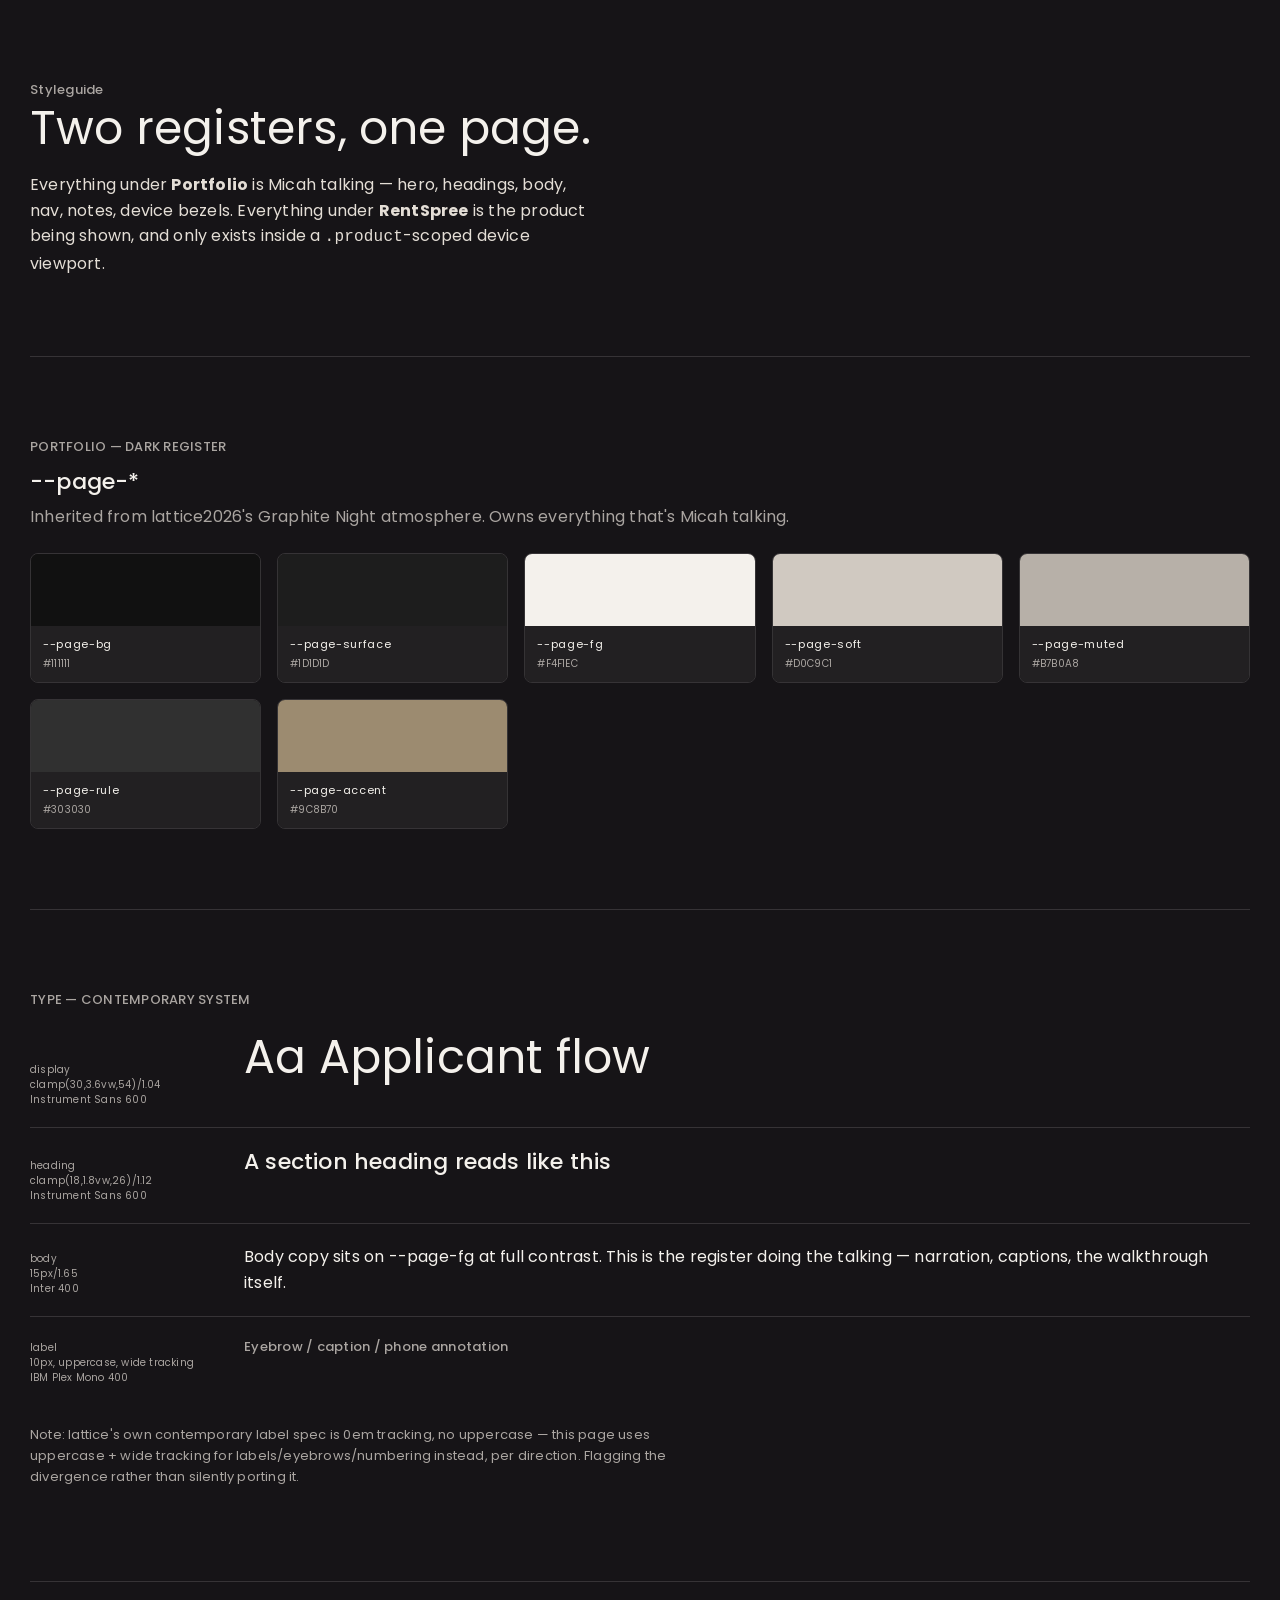
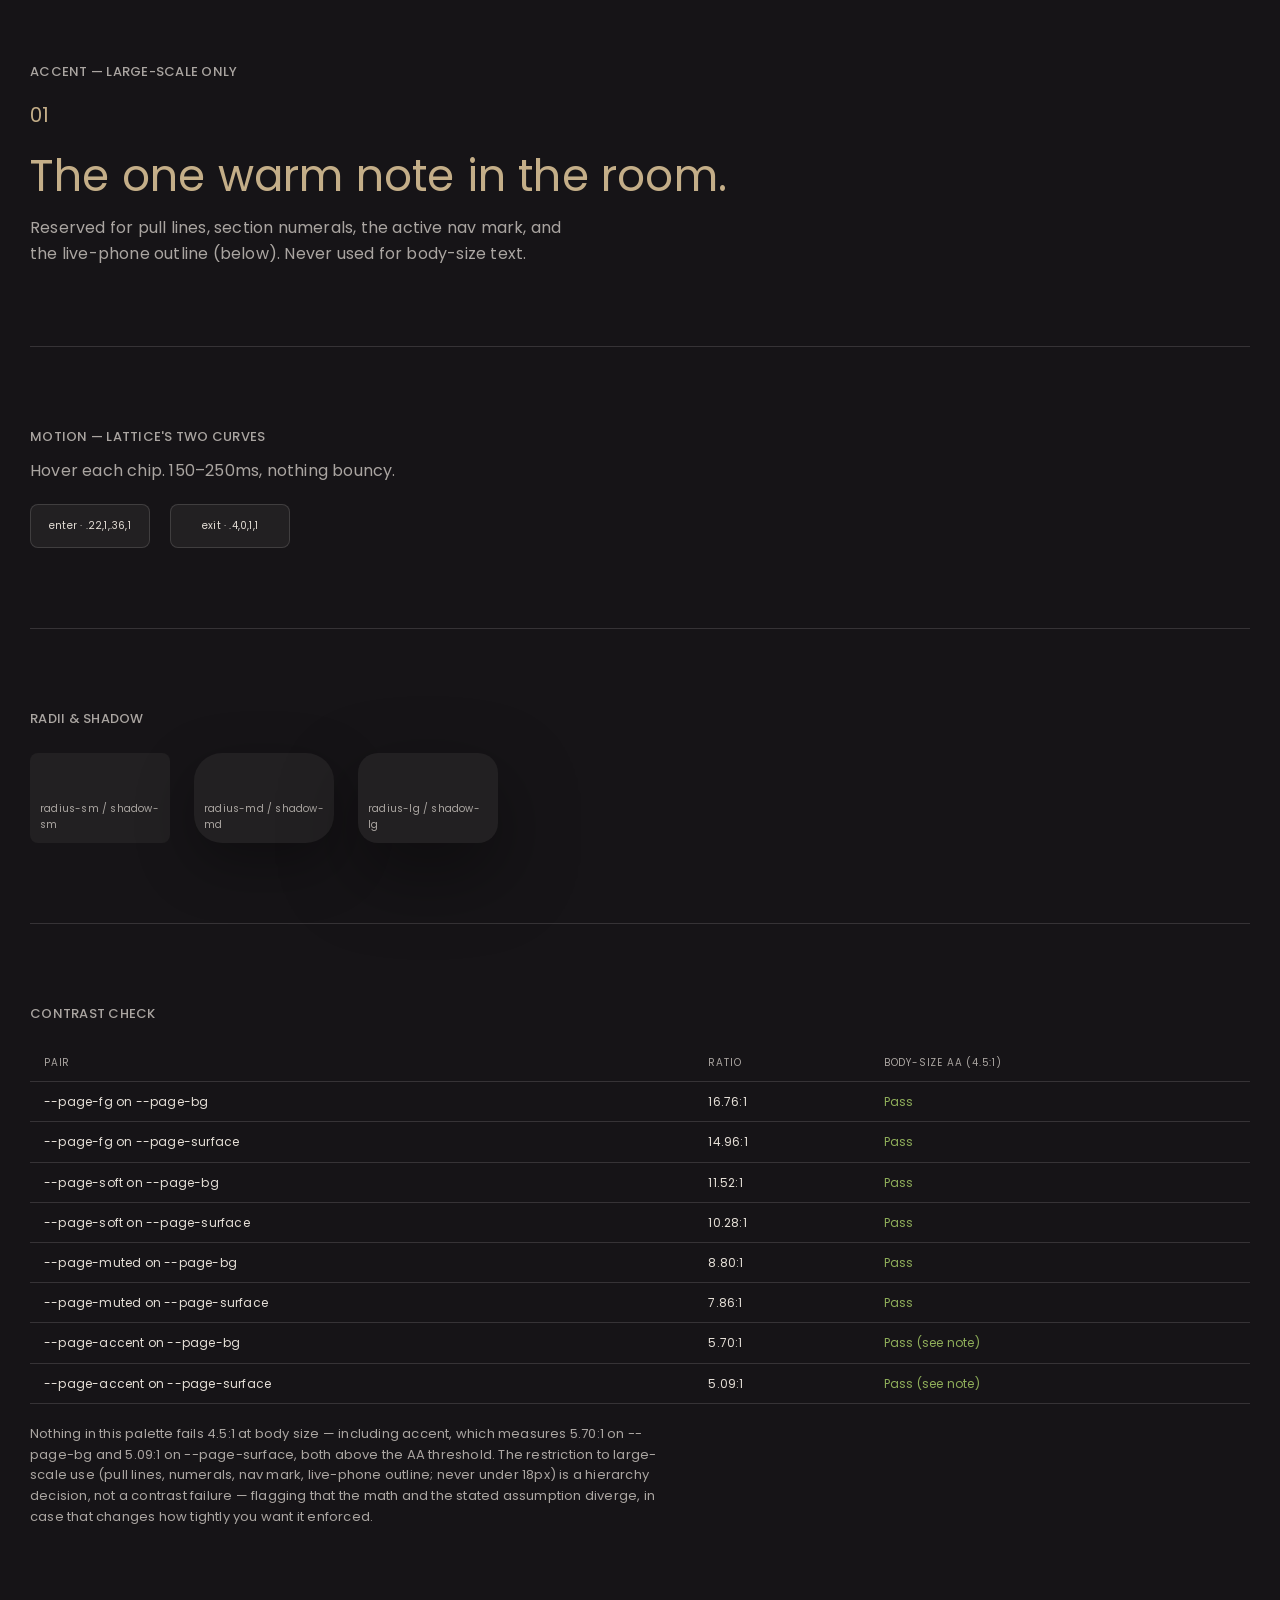
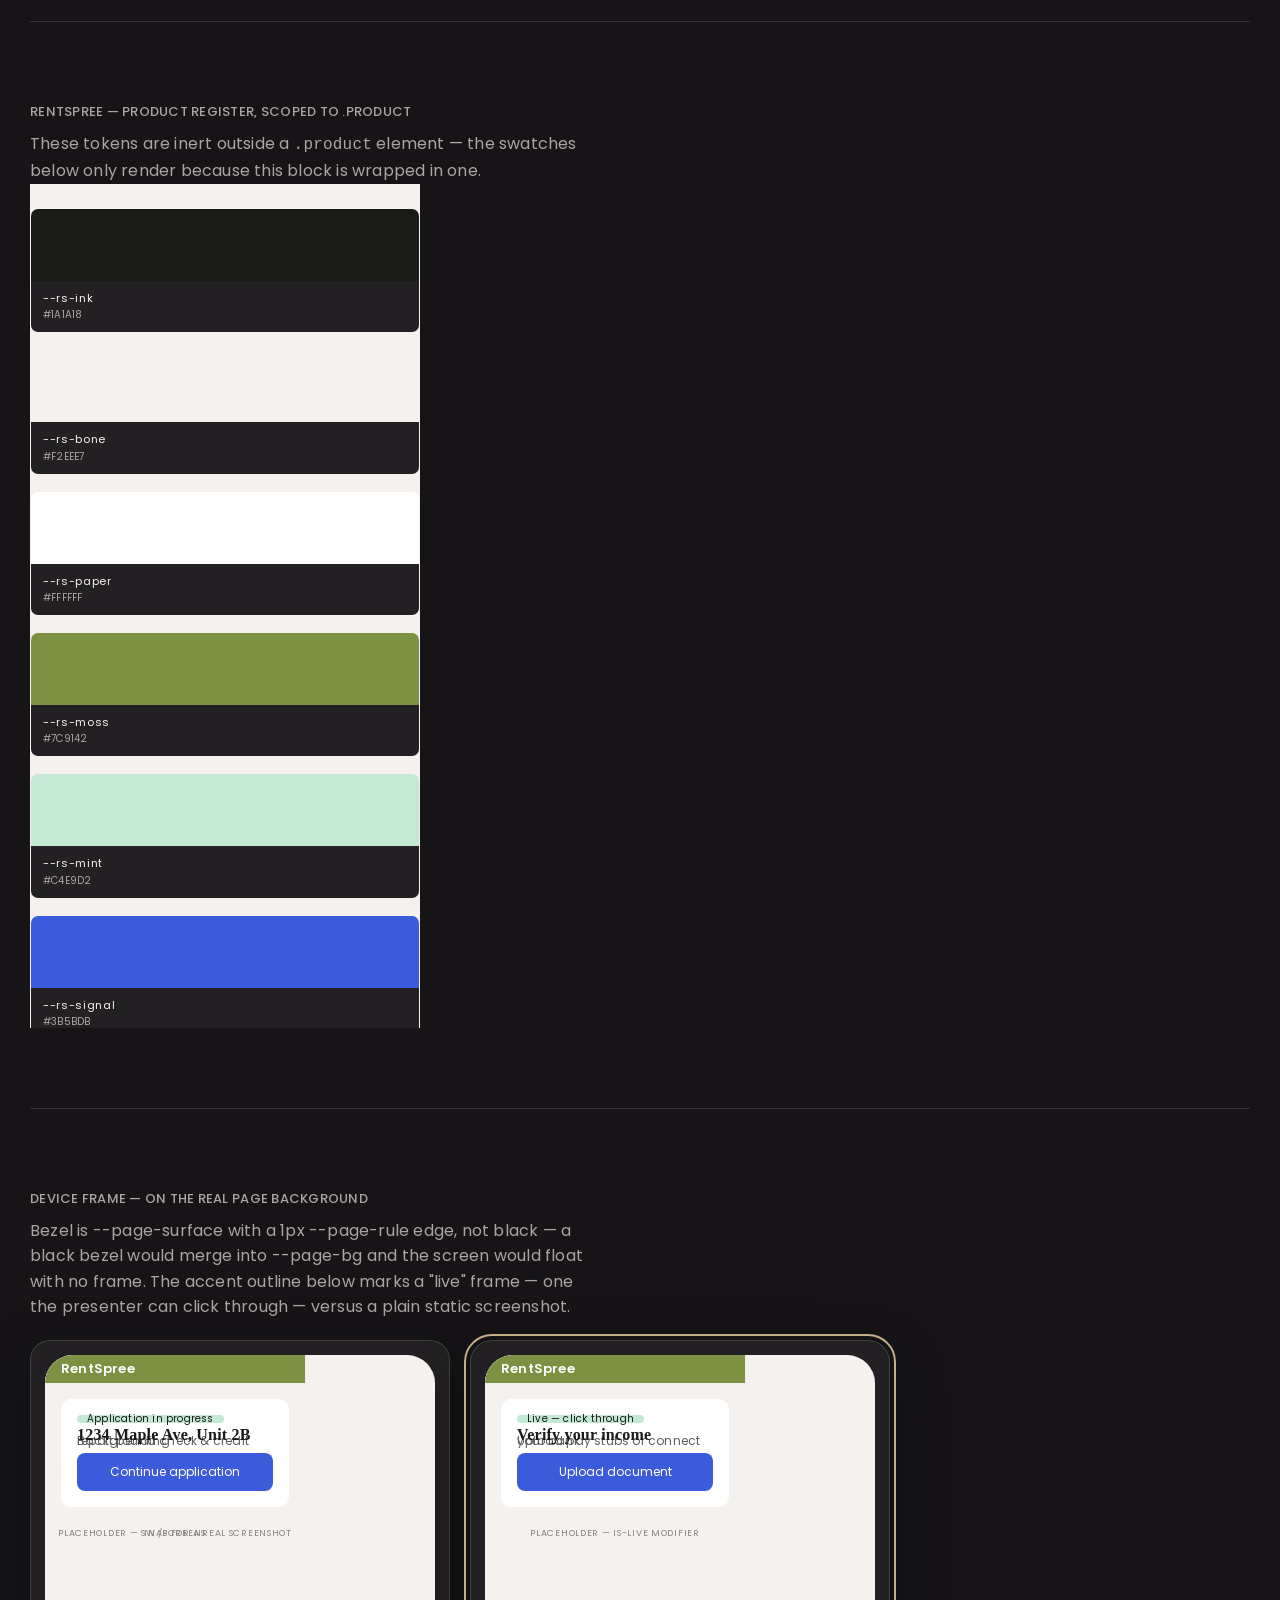
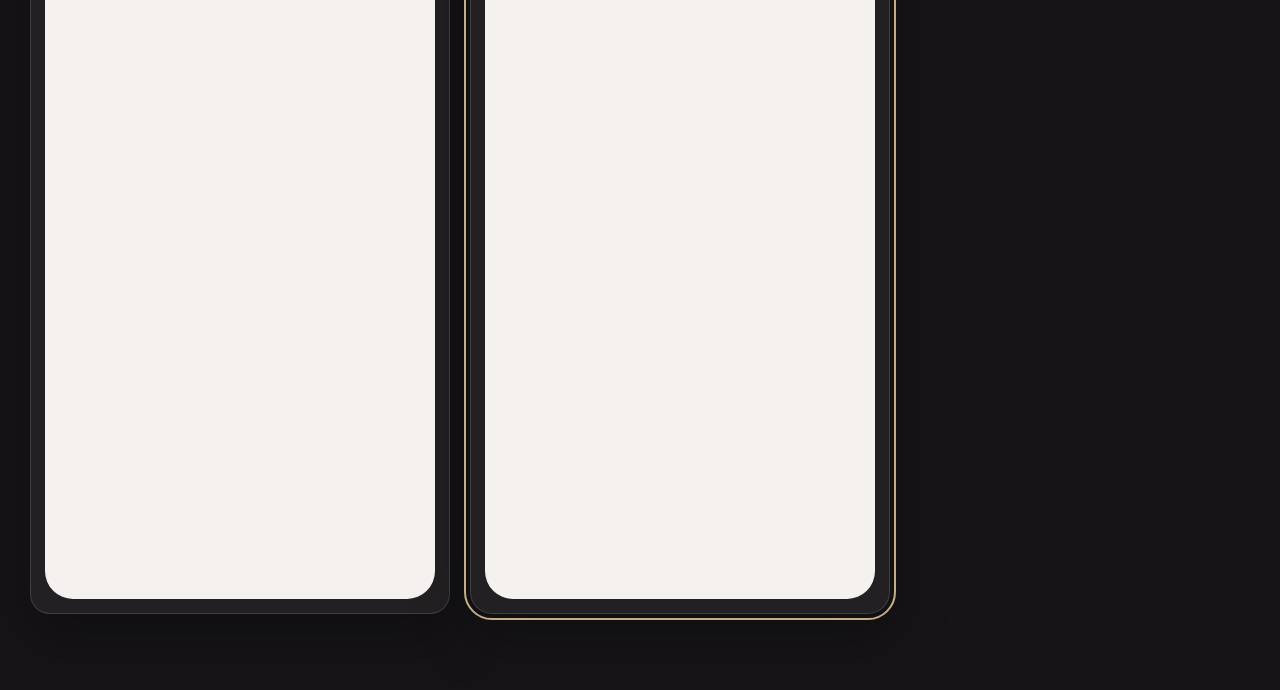
<file: styleguide/index.html>
<!DOCTYPE html>
<html lang="en">
<head>
<meta charset="UTF-8" />
<meta name="viewport" content="width=device-width, initial-scale=1.0" />
<title>Styleguide — Applicants</title>
<link rel="stylesheet" href="../css/styles.css" />
<style>
  /* Styleguide-only presentation chrome — not part of the token system. */
  .sg-section { border-top: 1px solid var(--page-rule); }
  .sg-section:first-of-type { border-top: none; }
  .sg-kicker { text-transform: uppercase; }
  .sg-grid { display: grid; grid-template-columns: repeat(auto-fill, minmax(200px, 1fr)); gap: 16px; margin-top: 24px; }
  .sg-swatch { border-radius: var(--radius-sm); overflow: hidden; border: 1px solid var(--page-rule); }
  .sg-swatch-color { height: 72px; }
  .sg-swatch-meta { padding: 10px 12px; background: var(--page-surface); }
  .sg-swatch-meta .name { font-family: var(--font-label); font-size: 11px; letter-spacing: 0.06em; color: var(--page-fg); margin-bottom: 2px; }
  .sg-swatch-meta .hex { font-family: var(--font-label); font-size: 10px; color: var(--page-muted); }
  .sg-type-row { display: flex; align-items: baseline; gap: 24px; padding: 20px 0; border-top: 1px solid var(--page-rule); }
  .sg-type-row:first-of-type { border-top: none; }
  .sg-type-row .meta { flex-shrink: 0; width: 190px; font-family: var(--font-label); font-size: 10px; color: var(--page-muted); line-height: 1.5; }
  .sg-motion-row { display: flex; gap: 20px; align-items: center; margin-top: 20px; flex-wrap: wrap; }
  .sg-motion-chip {
    width: 120px; height: 44px; border-radius: var(--radius-sm);
    background: var(--page-surface); border: 1px solid var(--page-rule);
    display: flex; align-items: center; justify-content: center;
    font-family: var(--font-label); font-size: 10px; color: var(--page-soft);
    cursor: pointer; transform: translateY(0);
  }
  .sg-motion-chip.enter { transition: transform var(--duration-slow) var(--ease-enter); }
  .sg-motion-chip.exit { transition: transform var(--duration-fast) var(--ease-exit); }
  .sg-motion-chip:hover { transform: translateY(-6px); }
  .sg-shadow-row { display: flex; gap: 24px; margin-top: 24px; flex-wrap: wrap; }
  .sg-shadow-chip {
    width: 140px; height: 90px; border-radius: var(--radius-md);
    background: var(--page-surface); display: flex; align-items: flex-end;
    padding: 10px; font-family: var(--font-label); font-size: 10px; color: var(--page-muted);
  }
  .sg-contrast-table { width: 100%; border-collapse: collapse; margin-top: 20px; font-family: var(--font-label); font-size: 12px; }
  .sg-contrast-table th, .sg-contrast-table td { text-align: left; padding: 10px 14px; border-bottom: 1px solid var(--page-rule); }
  .sg-contrast-table th { color: var(--page-muted); font-weight: 400; text-transform: uppercase; letter-spacing: 0.08em; font-size: 10px; }
  .sg-pass { color: var(--rs-moss, #8FAE5A); }
  .sg-note { color: var(--page-muted); font-family: var(--font-body); font-size: 13px; line-height: 1.6; margin-top: 20px; max-width: 640px; }

  /* Placeholder RentSpree screen mock — swap for a real screenshot in
     /screens once one exists. Built entirely from --rs-* tokens to prove
     the scoping: these values do not exist outside .product. */
  .screen-mock { width: 260px; background: var(--rs-bone); font-family: var(--font-body); }
  .screen-mock .bar { background: var(--rs-moss); color: var(--rs-paper); padding: 14px 16px; font-size: 13px; font-weight: 600; }
  .screen-mock .card { background: var(--rs-paper); margin: 16px; padding: 16px; border-radius: 10px; }
  .screen-mock .card h4 { font-family: Georgia, serif; margin: 0 0 6px; color: var(--rs-ink); font-size: 16px; }
  .screen-mock .card p { margin: 0 0 12px; color: var(--rs-ink); font-size: 12px; opacity: 0.7; }
  .screen-mock .card .pill { display: inline-block; background: var(--rs-mint); color: var(--rs-ink); font-size: 10px; padding: 4px 10px; border-radius: 999px; margin-bottom: 12px; }
  .screen-mock .card button { background: var(--rs-signal); color: var(--rs-paper); border: none; border-radius: 8px; padding: 10px 14px; font-size: 12px; font-family: inherit; width: 100%; }
  .screen-mock .placeholder-tag { text-align: center; padding: 10px; font-family: var(--font-label); font-size: 9px; letter-spacing: 0.08em; color: var(--rs-ink); opacity: 0.5; text-transform: uppercase; }
</style>
</head>
<body>
  <main class="wrap">

    <section class="sg-section" style="padding-top: var(--space-section);">
      <p class="label">Styleguide</p>
      <h1 class="display">Two registers, one page.</h1>
      <p class="text-body text-soft" style="margin-top: 16px; max-width: 560px;">
        Everything under <strong>Portfolio</strong> is Micah talking — hero, headings, body,
        nav, notes, device bezels. Everything under <strong>RentSpree</strong> is the product
        being shown, and only exists inside a <code>.product</code>-scoped device viewport.
      </p>
    </section>

    <!-- ── Portfolio register ────────────────────────────────────────── -->
    <section class="sg-section">
      <p class="label sg-kicker">Portfolio — dark register</p>
      <h2 class="heading" style="margin-top: 10px;">--page-*</h2>
      <p class="text-body text-muted" style="margin-top: 8px;">Inherited from lattice2026's Graphite Night atmosphere. Owns everything that's Micah talking.</p>

      <div class="sg-grid">
        <div class="sg-swatch"><div class="sg-swatch-color" style="background:#111111;"></div><div class="sg-swatch-meta"><div class="name">--page-bg</div><div class="hex">#111111</div></div></div>
        <div class="sg-swatch"><div class="sg-swatch-color" style="background:#1D1D1D;"></div><div class="sg-swatch-meta"><div class="name">--page-surface</div><div class="hex">#1D1D1D</div></div></div>
        <div class="sg-swatch"><div class="sg-swatch-color" style="background:#F4F1EC;"></div><div class="sg-swatch-meta"><div class="name">--page-fg</div><div class="hex">#F4F1EC</div></div></div>
        <div class="sg-swatch"><div class="sg-swatch-color" style="background:#D0C9C1;"></div><div class="sg-swatch-meta"><div class="name">--page-soft</div><div class="hex">#D0C9C1</div></div></div>
        <div class="sg-swatch"><div class="sg-swatch-color" style="background:#B7B0A8;"></div><div class="sg-swatch-meta"><div class="name">--page-muted</div><div class="hex">#B7B0A8</div></div></div>
        <div class="sg-swatch"><div class="sg-swatch-color" style="background:#303030;"></div><div class="sg-swatch-meta"><div class="name">--page-rule</div><div class="hex">#303030</div></div></div>
        <div class="sg-swatch"><div class="sg-swatch-color" style="background:#9C8B70;"></div><div class="sg-swatch-meta"><div class="name">--page-accent</div><div class="hex">#9C8B70</div></div></div>
      </div>
    </section>

    <!-- ── Type ──────────────────────────────────────────────────────── -->
    <section class="sg-section">
      <p class="label sg-kicker">Type — contemporary system</p>
      <div class="sg-type-row">
        <div class="meta">display<br/>clamp(30,3.6vw,54)/1.04<br/>Instrument Sans 600</div>
        <div class="display">Aa Applicant flow</div>
      </div>
      <div class="sg-type-row">
        <div class="meta">heading<br/>clamp(18,1.8vw,26)/1.12<br/>Instrument Sans 600</div>
        <div class="heading">A section heading reads like this</div>
      </div>
      <div class="sg-type-row">
        <div class="meta">body<br/>15px/1.65<br/>Inter 400</div>
        <p class="text-body">Body copy sits on --page-fg at full contrast. This is the register doing the talking — narration, captions, the walkthrough itself.</p>
      </div>
      <div class="sg-type-row">
        <div class="meta">label<br/>10px, uppercase, wide tracking<br/>IBM Plex Mono 400</div>
        <p class="label">Eyebrow / caption / phone annotation</p>
      </div>
      <p class="sg-note">
        Note: lattice's own contemporary label spec is 0em tracking, no uppercase — this page uses uppercase + wide tracking
        for labels/eyebrows/numbering instead, per direction. Flagging the divergence rather than silently porting it.
      </p>
    </section>

    <!-- ── Accent discipline ─────────────────────────────────────────── -->
    <section class="sg-section">
      <p class="label sg-kicker">Accent — large-scale only</p>
      <p class="section-number" style="margin-top: 16px;">01</p>
      <p class="pull-line" style="margin-top: 10px;">The one warm note in the room.</p>
      <p class="text-body text-muted" style="margin-top: 14px; max-width: 560px;">
        Reserved for pull lines, section numerals, the active nav mark, and the live-phone outline (below).
        Never used for body-size text.
      </p>
    </section>

    <!-- ── Motion ────────────────────────────────────────────────────── -->
    <section class="sg-section">
      <p class="label sg-kicker">Motion — lattice's two curves</p>
      <p class="text-body text-muted" style="margin-top: 10px;">Hover each chip. 150–250ms, nothing bouncy.</p>
      <div class="sg-motion-row">
        <div class="sg-motion-chip enter">enter · .22,1,.36,1</div>
        <div class="sg-motion-chip exit">exit · .4,0,1,1</div>
      </div>
    </section>

    <!-- ── Radii & shadow ────────────────────────────────────────────── -->
    <section class="sg-section">
      <p class="label sg-kicker">Radii &amp; shadow</p>
      <div class="sg-shadow-row">
        <div class="sg-shadow-chip" style="border-radius: var(--radius-sm); box-shadow: var(--shadow-sm);">radius-sm / shadow-sm</div>
        <div class="sg-shadow-chip" style="border-radius: var(--radius-md); box-shadow: var(--shadow-md);">radius-md / shadow-md</div>
        <div class="sg-shadow-chip" style="border-radius: var(--radius-lg); box-shadow: var(--shadow-lg);">radius-lg / shadow-lg</div>
      </div>
    </section>

    <!-- ── Contrast check ────────────────────────────────────────────── -->
    <section class="sg-section">
      <p class="label sg-kicker">Contrast check</p>
      <table class="sg-contrast-table">
        <thead><tr><th>Pair</th><th>Ratio</th><th>Body-size AA (4.5:1)</th></tr></thead>
        <tbody>
          <tr><td>--page-fg on --page-bg</td><td>16.76:1</td><td class="sg-pass">Pass</td></tr>
          <tr><td>--page-fg on --page-surface</td><td>14.96:1</td><td class="sg-pass">Pass</td></tr>
          <tr><td>--page-soft on --page-bg</td><td>11.52:1</td><td class="sg-pass">Pass</td></tr>
          <tr><td>--page-soft on --page-surface</td><td>10.28:1</td><td class="sg-pass">Pass</td></tr>
          <tr><td>--page-muted on --page-bg</td><td>8.80:1</td><td class="sg-pass">Pass</td></tr>
          <tr><td>--page-muted on --page-surface</td><td>7.86:1</td><td class="sg-pass">Pass</td></tr>
          <tr><td>--page-accent on --page-bg</td><td>5.70:1</td><td class="sg-pass">Pass (see note)</td></tr>
          <tr><td>--page-accent on --page-surface</td><td>5.09:1</td><td class="sg-pass">Pass (see note)</td></tr>
        </tbody>
      </table>
      <p class="sg-note">
        Nothing in this palette fails 4.5:1 at body size — including accent, which measures 5.70:1 on --page-bg and 5.09:1
        on --page-surface, both above the AA threshold. The restriction to large-scale use (pull lines, numerals, nav mark,
        live-phone outline; never under 18px) is a hierarchy decision, not a contrast failure — flagging that the math and
        the stated assumption diverge, in case that changes how tightly you want it enforced.
      </p>
    </section>

    <!-- ── RentSpree register ────────────────────────────────────────── -->
    <section class="sg-section">
      <p class="label sg-kicker">RentSpree — product register, scoped to .product</p>
      <p class="text-body text-muted" style="margin-top: 8px; max-width: 560px;">
        These tokens are inert outside a <code>.product</code> element — the swatches below only render because this
        block is wrapped in one.
      </p>
      <div class="product">
        <div class="sg-grid">
          <div class="sg-swatch"><div class="sg-swatch-color" style="background:var(--rs-ink);"></div><div class="sg-swatch-meta"><div class="name">--rs-ink</div><div class="hex">#1A1A18</div></div></div>
          <div class="sg-swatch"><div class="sg-swatch-color" style="background:var(--rs-bone);"></div><div class="sg-swatch-meta"><div class="name">--rs-bone</div><div class="hex">#F2EEE7</div></div></div>
          <div class="sg-swatch"><div class="sg-swatch-color" style="background:var(--rs-paper); border-color: rgba(26, 26, 24, 0.12);"></div><div class="sg-swatch-meta"><div class="name">--rs-paper</div><div class="hex">#FFFFFF</div></div></div>
          <div class="sg-swatch"><div class="sg-swatch-color" style="background:var(--rs-moss);"></div><div class="sg-swatch-meta"><div class="name">--rs-moss</div><div class="hex">#7C9142</div></div></div>
          <div class="sg-swatch"><div class="sg-swatch-color" style="background:var(--rs-mint);"></div><div class="sg-swatch-meta"><div class="name">--rs-mint</div><div class="hex">#C4E9D2</div></div></div>
          <div class="sg-swatch"><div class="sg-swatch-color" style="background:var(--rs-signal);"></div><div class="sg-swatch-meta"><div class="name">--rs-signal</div><div class="hex">#3B5BDB</div></div></div>
        </div>
      </div>
    </section>

    <!-- ── Device frame on the real page background ─────────────────── -->
    <section class="sg-section" style="padding-bottom: var(--space-section);">
      <p class="label sg-kicker">Device frame — on the real page background</p>
      <p class="text-body text-muted" style="margin-top: 8px; max-width: 560px;">
        Bezel is --page-surface with a 1px --page-rule edge, not black — a black bezel would merge into --page-bg and the
        screen would float with no frame. The accent outline below marks a "live" frame — one the presenter can click
        through — versus a plain static screenshot.
      </p>
      <div class="sg-motion-row" style="align-items: flex-start;">
        <div class="device-frame">
          <div class="product screen">
            <div class="screen-mock">
              <div class="bar">RentSpree</div>
              <div class="card">
                <span class="pill">Application in progress</span>
                <h4>1234 Maple Ave, Unit 2B</h4>
                <p>Background check &amp; credit report pending</p>
                <button>Continue application</button>
              </div>
              <div class="placeholder-tag">Placeholder — swap for a real screenshot in /screens</div>
            </div>
          </div>
        </div>
        <div class="device-frame is-live">
          <div class="product screen">
            <div class="screen-mock">
              <div class="bar">RentSpree</div>
              <div class="card">
                <span class="pill">Live — click through</span>
                <h4>Verify your income</h4>
                <p>Upload pay stubs or connect your bank</p>
                <button>Upload document</button>
              </div>
              <div class="placeholder-tag">Placeholder — is-live modifier</div>
            </div>
          </div>
        </div>
      </div>
    </section>

  </main>
</body>
</html>
</file>
<file: css/styles.css>
@import url('https://fonts.googleapis.com/css2?family=Poppins:wght@400;500&family=Newsreader:opsz,wght@6..72,400;6..72,500&family=Manrope:wght@400;500;600;700&display=swap');

/* ============================================================================
   APPLICANTS — design tokens

   TWO REGISTERS. They must not bleed into each other:
     --page-*  the portfolio voice. Everything that's Micah talking: hero,
               headings, body, nav, captions, notes, device bezels, footer.
     --rs-*    RentSpree, the product being shown. Scoped under `.product`,
               applied only to the device-viewport contents. Never reference
               --rs-* outside `.product`, never reference --page-* inside it.
   No lint config enforces this yet — this comment is the enforcement.

   THE PORTFOLIO REGISTER IS v2's (Micah, 2026-11-10: "we want to make sure
   we're systematizing my portfolio site"). This page started on lattice's
   Graphite Night with the Contemporary type set (Instrument Sans headings,
   Inter body, Plex Mono labels, a 1080px column). Every micahburger.com
   case study is now one system, and the source of truth is v2's Night
   case study (v2-site/app/src/styles/global.css):
     - colours: v2's Night palette, copied into the --page-* names below;
     - type: Poppins 400/500 only, at the shared --cs-* sizes;
     - layout and corners: the same --gutter, column and --radius-* values.
   The --cs-* and --radius-media/card/phone names are declared in v2's :root
   with the same values; change one, change both. Only the RentSpree
   register (.product, its own fonts) is this page's alone.
   ============================================================================ */

:root {
  /* ── Colour: v2's Night palette, value for value ───────────────────────
     page = Night's --paper; fg = --black (titles, note titles); soft =
     --ink (paragraphs); accent = --link (numbers, the stated outcome's
     highlight); rule = --rule; surface = the 6% lift v2 uses for cards;
     chip = the 14% lift its small round buttons use. muted is v2's
     caption (ink at about 70%) as a colour, since this page's labels
     can't lean on opacity without fading their focus rings too. */
  --page-bg:      #161417;
  --page-fg:      #f4f1ec;
  --page-soft:    #e4ded6;
  --page-muted:   color-mix(in srgb, #e4ded6 72%, #161417);
  --page-accent:  #c4ae88;
  --page-rule:    rgba(244, 241, 236, 0.14);
  --page-surface: color-mix(in srgb, #e4ded6 6%, #161417);
  --page-chip:    color-mix(in srgb, #e4ded6 14%, #161417);

  /* ── Type: Poppins, the only face, at 400 and 500 (the two loaded) ────
     The three family names stay so every rule keeps saying what role its
     text plays; they all point at the same face now. */
  --font-heading: 'Poppins', 'Helvetica Neue', Arial, sans-serif;
  --font-body:    'Poppins', 'Helvetica Neue', Arial, sans-serif;
  --font-label:   'Poppins', 'Helvetica Neue', Arial, sans-serif;
  --tracking-body: 0.2px; /* v2's body letter-spacing */

  /* The shared case study scale (same names and values in v2). */
  --cs-display: clamp(40px, 5.4vw, 76px); /* page title */
  --cs-statement: clamp(30px, 3.6vw, 48px); /* a stated outcome */
  --cs-heading: 38px; /* section titles, 1.25 leading, -0.01em */
  --cs-lede: 18px; /* intro paragraphs, 1.5 leading */
  --cs-body: 16px; /* paragraphs and notes, 1.6 leading */
  --cs-small: 13px; /* captions and labels */
  --cs-block: 120px; /* between blocks */
  --cs-part: 160px; /* before a section title: a new part of the story */
  --radius-media: 28px;
  --radius-card: 20px;
  --radius-phone: 36px;

  /* The styleguide page's older names, pointed at the shared scale. */
  --size-display: var(--cs-statement);
  --line-display: 1.2;
  --weight-display: 400;
  --size-heading: 22px;
  --line-heading: 1.25;
  --weight-heading: 500;
  --size-body: var(--cs-body);
  --line-body: 1.6;
  --size-label: var(--cs-small);
  --weight-label: 500;
  --tracking-label: 0.02em;

  /* ── Motion — the shared curves (v2's EASE.enter / exit) ────────────── */
  --ease-enter: cubic-bezier(.22, 1, .36, 1);
  --ease-exit:  cubic-bezier(.4, 0, 1, 1);
  --duration-fast: 150ms;
  --duration-base: 200ms;
  --duration-slow: 250ms;
  /* The shared hover grow (v2 and the folio): pills 1.12. */
  --hover-grow-scale-button: 1.12;
  --hover-grow-duration: 0.32s;
  --hover-grow-easing: cubic-bezier(0.22, 1, 0.36, 1);

  /* ── Reveal timing — scroll-triggered fade/rise speeds. Separate scale
     from the UI-motion durations above (those are for hover/interaction,
     150–250ms); reveals are content entering on scroll, so they run longer.
     Medium is the default every .reveal section uses; fast is defined for
     future use, not applied anywhere yet. */
  --reveal-fast:   250ms;
  --reveal-medium: 400ms;
  --reveal-slow:   700ms;

  /* ── Radii — the shared three above, plus a small one for list rows ── */
  --radius-sm: 8px;
  --radius-md: var(--radius-media);
  --radius-lg: var(--radius-card);

  /* ── Shadows — only the phones cast one (they're objects on the page);
     chrome like the section pill doesn't, as on v2. ──────────────────── */
  --shadow-md: 0 20px 60px rgba(0, 0, 0, 0.32);
  --shadow-lg: 0 30px 80px rgba(0, 0, 0, 0.4);

  /* ── Layered "soft" shadow for the transparent phone cutouts in the
     thesis collage — a `filter: drop-shadow()` chain (space-separated,
     not comma-separated like box-shadow) so it reads the PNGs' alpha
     silhouette rather than their rectangular box. Five progressively
     bigger/fainter passes stacked from one light source instead of one
     hard-edged shadow, same umbra+penumbra idea as Josh Comeau's shadow
     palette technique (joshwcomeau.com/css/designing-shadows) and the
     Figma "Beautiful Shadows" plugin it inspired — light from the
     upper-left, so each layer steps down and to the right. */
  --shadow-collage-stack:
    drop-shadow(2px 3px 4px rgba(0, 0, 0, 0.10))
    drop-shadow(5px 8px 9px rgba(0, 0, 0, 0.09))
    drop-shadow(10px 15px 16px rgba(0, 0, 0, 0.08))
    drop-shadow(18px 26px 26px rgba(0, 0, 0, 0.07))
    drop-shadow(30px 42px 40px rgba(0, 0, 0, 0.06));

  /* ── Layout — v2's column: 1220px of content between 30px gutters, so
     text starts on the same line as the header above it. Media-heavy
     sections still widen past it (thesis, arc two, close). Sections are
     padded half a --cs-part top and bottom, so one part starts --cs-part
     after the last, as a new section title does on v2. ─────────────── */
  --content-max: 1280px;
  --gutter: 30px;
  --space-section: calc(var(--cs-part) / 2);
}

@media (max-width: 900px) {
  :root {
    --cs-display: 32px;
    --cs-statement: 28px;
    --cs-heading: 26px;
    --cs-block: 80px;
    --cs-part: 112px;
    --radius-media: 20px;
    --radius-phone: 28px;
  }
}

/* ── RentSpree register — the product being demoed. Scoped to `.product`
   on the device-viewport element. Nowhere else. ─────────────────────────── */
.product {
  --rs-ink:    #1A1A18;
  --rs-bone:   #F5F1EE; /* pixel-sampled off refs/ exports 08-19 — was #F2EEE7, an eyeball guess */
  --rs-paper:  #FFFFFF;
  --rs-moss:   #7C9142;
  --rs-mint:   #C4E9D2;
  --rs-signal: #3B5BDB;
  /* Proposed 7th token, not in the original 6 — the applications-list property
     cards render as a third neutral, visibly darker than --rs-paper and
     visibly grayer than --rs-bone. Neither existing token matches without
     looking wrong. Named to match the moss/mint/bone pattern; flagged in the
     report back rather than silently folded into --rs-paper. */
  --rs-fog:    #ECE8DF; /* pixel-sampled, confirms the earlier eyeballed guess almost exactly */

  /* New from the 08-19 refs — a pale blue fill for a selected radio row.
     Pixel-sampled at #D7E5FF; roughly a ~20% tint of --rs-signal over white,
     but close enough only in spirit — kept as its own literal token rather
     than a computed tint so it matches the export exactly. */
  --rs-signal-tint: #D7E5FF;

  --rs-font-heading: 'Newsreader', Georgia, serif;
  --rs-font-body:    'Manrope', system-ui, sans-serif;

  /* Layout/color for the scope element itself lives here too, not in
     product.css — a bare `.product { }` selector declared separately in two
     stylesheets was silently losing its second declaration in this browser's
     rendering (full rule dropped from the parsed CSSOM, cause unconfirmed).
     One rule, one place, no collision possible. */
  width: 390px;
  height: 844px;
  position: relative; /* anchors .rs-scroll-top to the screen, not the page */
  display: flex;
  flex-direction: column;
  background: var(--rs-bone);
  color: var(--rs-ink);
  font-family: var(--rs-font-body);
  font-size: 15px;
  line-height: 1.4;
  overflow: hidden;
}

/* ── Reset ────────────────────────────────────────────────────────────── */
* { box-sizing: border-box; }
/* No fixed height on either: a sticky element can only hold inside its
   parent, and html/body capped at one viewport let the locked Back to home
   pill (.cs-bar) go after the first screen. With body on min-height alone,
   desktop was fine, but on a phone html's 100% still left the pill
   hit-testable at the top while painting it off screen. */
body { min-height: 100vh; margin: 0; }
body {
  background: var(--page-bg);
  /* v2's body text is its --ink (soft here); the brighter fg is kept for
     titles and note titles, as on v2. */
  color: var(--page-soft);
  font-family: var(--font-body);
  font-size: var(--size-body);
  line-height: var(--line-body);
  letter-spacing: var(--tracking-body);
}
img { max-width: 100%; display: block; }
a { color: inherit; }

@media (prefers-reduced-motion: reduce) {
  *, *::before, *::after {
    animation-duration: 0.01ms !important;
    animation-iteration-count: 1 !important;
    transition-duration: 0.01ms !important;
    scroll-behavior: auto !important;
  }
}

/* ── Type scale — contemporary, portfolio register only ──────────────────
   Hero is the one deliberate exception (exceeds --size-display) — deferred
   until the hero content/copy exists; see the report back for why. ──────── */
.display {
  font-family: var(--font-heading);
  font-size: var(--size-display);
  line-height: var(--line-display);
  font-weight: var(--weight-display);
  color: var(--page-fg);
  margin: 0;
  text-wrap: balance;
}
.heading {
  font-family: var(--font-heading);
  font-size: var(--size-heading);
  line-height: var(--line-heading);
  font-weight: var(--weight-heading);
  color: var(--page-fg);
  margin: 0;
}
.text-body { font-family: var(--font-body); font-size: var(--size-body); line-height: var(--line-body); color: var(--page-fg); margin: 0; }
.text-soft { color: var(--page-soft); }
.text-muted { color: var(--page-muted); } /* captions & labels only — see contrast note */
.label {
  font-family: var(--font-label);
  font-size: var(--size-label);
  font-weight: var(--weight-label);
  /* v2's .cs-label: sentence case, not the old mono uppercase. */
  letter-spacing: var(--tracking-label);
  color: var(--page-muted);
  margin: 0;
}

/* ── Accent discipline ─────────────────────────────────────────────────────
   --page-accent is restricted to large-scale marks: pull lines, section
   numerals, the active nav mark, the live-phone outline. Never body text,
   never anything under 18px — enforced by convention, not by a lint rule. */
.pull-line {
  font-family: var(--font-heading);
  font-size: clamp(28px, 4vw, 44px);
  line-height: 1.15;
  font-weight: var(--weight-display);
  color: var(--page-accent);
  margin: 0;
}
.section-number {
  font-family: var(--font-label);
  font-size: 20px;
  letter-spacing: var(--tracking-label);
  color: var(--page-accent);
}
.nav-mark.active { color: var(--page-accent); }

/* ── Reading column — 1080px max-width with real gutters ─────────────────
   Deliberate break from lattice's full-bleed, no-max-width canvas. ──────── */
.wrap {
  max-width: var(--content-max);
  margin: 0 auto;
  padding: 0 var(--gutter);
}
section {
  padding-top: var(--space-section);
  padding-bottom: var(--space-section);
}
/* #hero is just the case study header now (.cs-hero below); the room above
   it is the Back to home bar's, and the thesis section's own top padding is
   the gap below it. */
#hero {
  padding-top: 0;
  padding-bottom: 0;
}
/* ── Device frame / bezel ─────────────────────────────────────────────────
   Bezel goes lighter than the page, not darker: a black bezel would merge
   into --page-bg and the phone would read as a floating rectangle instead of
   a lit panel. --page-surface + a 1px --page-rule edge keeps the frame
   legible against the page while still reading as part of the dark register. */
.device-frame {
  display: inline-block;
  background: var(--page-surface);
  border: 1px solid var(--page-rule);
  border-radius: var(--radius-lg);
  padding: 14px;
  box-shadow: var(--shadow-md);
}
.device-frame .screen {
  border-radius: var(--radius-md);
  overflow: hidden;
  line-height: 0;
}
.device-frame.is-live {
  outline: 2px solid var(--page-accent);
  outline-offset: 4px;
  border-radius: calc(var(--radius-lg) + 2px);
}

/* ── Case study header — shared with every micahburger.com case study ─────
   (Micah, 2026-11-10.) Mirrors v2's CaseStudy.tsx and its "case study"
   block in global.css, number for number, so this page opens exactly like
   Opendoor's: Back to home in a small pill, then the title, set left on
   v2's 1220px content width with 30px gutters. Change one, change both.

   It replaced a centred four-line title with a per-character scramble on
   hover (GSAP SplitText, js/hero.js): a one-off flourish, where the case
   studies now share one plain header. Poppins 400/500 is loaded for it
   alone (the @import at the top); the rest of the page keeps its own type.

   .cs-wrap rather than .wrap: .wrap is this page's 1080px reading column,
   and the header follows v2's width instead so the pill and title sit at
   the same x on every case study. */
.cs-wrap {
  width: 100%;
  max-width: 1280px;
  margin: 0 auto;
  padding: 0 30px;
}

/* Back to home, locked on scroll. It rests 180px down, then sticks 24px
   from the top as the page goes up under it. The rest is a margin, not
   padding: sticky pins the border box and the margin sits outside it, so
   the bar travels up through those 180px and then holds. Only the pill
   takes the pointer; the empty run of bar beside it never blocks what's
   underneath. z-index clears the phones and the reveal layers (the section
   pill, bottom-right, is 40). */
.cs-bar {
  position: sticky;
  top: 24px;
  z-index: 35;
  margin-top: 180px;
  pointer-events: none;
}
.cs-bar > * { pointer-events: auto; }

/* v2's --chip on its Night palette: a lift of the page, no outline (Micah
   doesn't want strokes on these). The arrow nudges left on hover and the
   pill grows by the shared button token (1.12, ease-enter, 0.32s). */
.cs-home {
  display: inline-flex;
  align-items: center;
  gap: 8px;
  padding: 10px 18px 10px 14px;
  border-radius: 999px;
  background: var(--page-chip);
  color: var(--page-fg);
  font-family: var(--font-body);
  font-size: 14px;
  font-weight: 500;
  line-height: 1.2;
  letter-spacing: 0.2px;
  text-decoration: none;
  transition: scale var(--hover-grow-duration) var(--hover-grow-easing);
}
.cs-home svg {
  width: 16px;
  height: 16px;
  transition: transform 0.32s var(--ease-enter);
}
@media (hover: hover) and (prefers-reduced-motion: no-preference) {
  .cs-home:hover { scale: var(--hover-grow-scale-button); }
  .cs-home:hover svg { transform: translateX(-3px); }
}
.cs-home:focus-visible {
  outline: 2px solid currentColor;
  outline-offset: 3px;
}

.cs-hero { padding-top: 32px; }
.cs-hero__title {
  max-width: 1000px;
  margin: 0;
  font-family: var(--font-heading);
  font-size: var(--cs-display);
  font-weight: 400;
  line-height: 1.06;
  letter-spacing: -0.015em;
  color: var(--page-soft);
  text-wrap: balance;
}

@media (max-width: 900px) {
  .cs-bar { top: 16px; margin-top: 112px; }
  .cs-hero { padding-top: 24px; }
  .cs-hero__title { line-height: 1.12; }
}

/* ============================================================================
   SHELL — 8-section scroll structure, pill nav, keyboard nav,
   scroll-triggered reveal. Wiring lives in js/shell.js.
   ============================================================================ */

html {
  scroll-padding-top: 80px; /* the locked Back to home pill (24px down, ~38px tall) plus room, so the chapter-jumper's target isn't hidden under it */
}

/* ── Reveal-on-scroll — one fade+rise per section, fires once ────────────── */
.reveal {
  opacity: 0;
  transform: translateY(24px);
  transition: opacity var(--reveal-medium) var(--ease-enter), transform var(--reveal-medium) var(--ease-enter);
}
.reveal.is-visible { opacity: 1; transform: translateY(0); }
@media (prefers-reduced-motion: reduce) {
  .reveal, .closing-hypothesis, .closing-block, .closing-image, .collage-front, .collage-mid, .collage-back { opacity: 1; transform: none; transition: none; }
  .collage-replay { display: none; }
}

/* ── Pill nav — collapsed pill + plain jump list, lattice's curves ───────── */
.section-pill {
  position: fixed;
  bottom: 24px;
  right: 24px;
  z-index: 40;
  display: flex;
  align-items: center;
  gap: 8px;
  /* The Back to home pill's look (v2's --chip, Poppins 500 14px, no
     outline and no shadow: Micah doesn't want strokes on small round
     buttons), so the two pieces of page chrome are one family. Hover
     grows it by the shared button token instead of swapping the fill. */
  border: none;
  background: var(--page-chip);
  border-radius: 999px;
  padding: 10px 18px;
  font-family: var(--font-label);
  font-size: 14px;
  font-weight: 500;
  line-height: 1.2;
  letter-spacing: var(--tracking-body);
  color: var(--page-fg);
  cursor: pointer;
  transition: scale var(--hover-grow-duration) var(--hover-grow-easing);
}
@media (hover: hover) and (prefers-reduced-motion: no-preference) {
  .section-pill:hover { scale: var(--hover-grow-scale-button); }
}
.section-pill:focus-visible { outline: 2px solid var(--page-accent); outline-offset: 2px; }
.section-pill .pill-count { color: var(--page-accent); }
.section-pill .pill-sep { color: var(--page-muted); }

.section-jumplist {
  position: fixed;
  bottom: 24px;
  right: 24px;
  z-index: 40;
  width: min(260px, calc(100vw - 40px));
  background: var(--page-surface);
  border-radius: var(--radius-card);
  box-shadow: var(--shadow-md);
  padding: 8px;
  animation: pillListIn var(--duration-slow) var(--ease-enter);
}
.section-jumplist.is-closing { animation: pillListOut var(--duration-fast) var(--ease-exit) forwards; }
@keyframes pillListIn { from { opacity: 0; transform: translateY(12px); } to { opacity: 1; transform: translateY(0); } }
@keyframes pillListOut { from { opacity: 1; transform: translateY(0); } to { opacity: 0; transform: translateY(12px); } }
.section-jumplist button {
  display: flex;
  align-items: baseline;
  gap: 10px;
  width: 100%;
  text-align: left;
  background: none;
  border: none;
  padding: 10px 12px;
  border-radius: var(--radius-sm);
  font-family: var(--font-label);
  font-size: 14px;
  color: var(--page-soft);
  cursor: pointer;
  transition: background-color .15s ease, color .15s ease;
}
.section-jumplist button .jump-n { color: var(--page-muted); flex-shrink: 0; }
.section-jumplist button:hover { background: rgba(255, 255, 255, 0.05); color: var(--page-fg); }
.section-jumplist button.active { color: var(--page-accent); }
.section-jumplist button.active .jump-n { color: var(--page-accent); }
.section-jumplist button:focus-visible { outline: 2px solid var(--page-accent); outline-offset: -2px; }

/* ── Section content patterns ──────────────────────────────────────────── */
.eyebrow { display: none; }
.section-headline {
  margin: 0 0 20px;
  max-width: 900px;
  font-family: var(--font-heading);
  font-weight: 400;
  font-size: var(--cs-heading);
  line-height: 1.25;
  letter-spacing: -0.01em;
}
.section-body { font-family: var(--font-body); font-weight: 400; font-size: var(--cs-body); line-height: 1.6; color: var(--page-soft); max-width: 640px; margin: 0; }
.section-body + .section-body { margin-top: 16px; }

/* ── Context — the opening (Micah, 2026-11-10: "Brief", picked from a lab
   of three). Opendoor's intro on v2 (.cs-intro in v2's global.css): the
   headline and the case for the work in six columns with the brief under
   them as labelled facts on a card a 6% lift lighter than the page, and the
   collage in the other six, centred on each other. It replaced a headline
   over two paragraphs beside the collage, which read as cluttered. ──── */
.intro {
  display: grid;
  grid-template-columns: minmax(0, 1fr);
  row-gap: 48px;
}
.intro-text { display: grid; gap: 24px; align-content: start; }
.intro-title {
  margin: 0;
  font-family: var(--font-heading);
  font-weight: 400;
  font-size: var(--cs-heading);
  line-height: 1.25;
  letter-spacing: -0.01em;
  color: var(--page-fg);
  text-wrap: balance;
}
/* v2's --cs-lede: the opening paragraphs a step up from body. */
.intro-lede {
  margin: 0;
  max-width: 600px;
  font-size: var(--cs-lede);
  line-height: 1.5;
  color: var(--page-soft);
}
/* v2's .cs-facts. */
.intro-facts {
  display: grid;
  gap: 20px;
  margin: 0;
  padding: 28px 32px;
  border-radius: var(--radius-card);
  background: var(--page-surface);
  font-size: 15px;
  line-height: 1.6;
}
.intro-facts dt { font-weight: 500; color: var(--page-fg); }
.intro-facts dd { margin: 0; color: var(--page-soft); }
.intro-media { display: flex; justify-content: center; min-width: 0; }
@media (min-width: 1000px) {
  .intro {
    grid-template-columns: repeat(12, minmax(0, 1fr));
    column-gap: var(--gutter);
    align-items: center;
  }
  .intro-text { grid-column: 1 / span 6; padding-right: 40px; }
  .intro-media { grid-column: 7 / span 6; }
}

/* ── Thesis collage — flat PNG composite, not a live still-mount, all three
   full screens at the same width with no clipping, fanned out left-to-right
   in a single overlapping deck (not a vertical stack) — applications.png on
   top, howareyou.png and start.png stepping right and behind it at the same
   scale. Taken clean out of flow (position:absolute on all three, sized by
   the container) so the deck can bleed past its own row into the
   hero/diagnosis whitespace above and below; z-index keeps that overflow
   paint on top of the neighboring sections it bleeds into. PNGs are
   pre-masked to the phone's rounded silhouette on a transparent ground, so
   drop-shadow (not box-shadow) reads as "lifted" and each phone casts onto
   the one behind it. ── */
.collage-figure { display: flex; flex-direction: column; align-items: center; gap: 16px; min-width: 0; }
.thesis-collage {
  --phone-w: 250px;
  --phone-ratio: 916 / 421; /* source PNGs are 421x916 */
  --stack-step: 145px; /* horizontal offset between each fanned phone */
  --collage-w: calc(var(--phone-w) + var(--stack-step) * 2);
  --collage-fit: min(1, calc((100vw - 2 * var(--gutter)) / var(--collage-w)));
  position: relative;
  z-index: 5;
  width: var(--collage-w);
  height: calc(var(--phone-w) * var(--phone-ratio));
  zoom: var(--collage-fit);
}
.thesis-collage img {
  display: block;
  position: absolute;
  top: 0;
  left: 0;
  width: var(--phone-w);
  aspect-ratio: 421 / 916;
  filter: var(--shadow-collage-stack);
}
.thesis-collage .collage-front { z-index: 3; }
.thesis-collage .collage-mid   { left: var(--stack-step); z-index: 2; }
.thesis-collage .collage-back  { left: calc(var(--stack-step) * 2); z-index: 1; }

/* Build-in — the three screens arrive one at a time (applications list,
   then the tenant/cosigner role screen, then the overview), each fading in
   and sliding a short, subtle distance left into its place in the fan —
   not sliding in from off screen, just a small nudge from --start-offset
   right of its own resting spot. No scale: opacity + a pure leftward
   translateX only. Delays are spaced a full --duration apart (not
   overlapping, like the short stagger elsewhere on the page) so each
   screen finishes arriving before the next starts. Keyed off
   .thesis-collage's own is-visible rather than the section wrap's — it
   needs to be independently replayable via the button below without also
   re-triggering the headline/body text's fade+rise, which share the wrap's
   .reveal.is-visible. See wireCollageReplay() in shell.js for both the
   scroll-triggered first play and the replay click handler (which must
   wait out --duration on the way out too — see the comment there). */
.thesis-collage {
  /* 2x --reveal-slow (700ms -> 1400ms), scoped here rather than doubling
     the shared token itself — --reveal-slow drives other reveals on the
     page that weren't asked to slow down. */
  --duration: 1.4s;
  --start-offset: 80px;
}
.collage-front, .collage-mid, .collage-back {
  opacity: 0;
  transform: translateX(var(--start-offset));
  transition: opacity var(--duration) var(--ease-enter), transform var(--duration) var(--ease-enter);
}
.thesis-collage.is-visible .collage-front { opacity: 1; transform: translateX(0); }
.thesis-collage.is-visible .collage-mid   { opacity: 1; transform: translateX(0); transition-delay: var(--duration); }
.thesis-collage.is-visible .collage-back  { opacity: 1; transform: translateX(0); transition-delay: calc(var(--duration) * 2); }

/* Replay link — plain text control, not an accent-colored one: --page-accent
   is reserved for large-scale marks (see the "Accent discipline" note near
   .pull-line above), so hover/focus just brightens muted -> soft instead. */
.collage-replay {
  font-family: var(--font-label);
  font-size: var(--cs-small);
  font-weight: 500;
  letter-spacing: 0.02em;
  color: var(--page-muted);
  background: none;
  border: none;
  padding: 0;
  cursor: pointer;
  text-decoration: underline;
  text-underline-offset: 3px;
  text-decoration-color: transparent;
  transition: color .15s ease, text-decoration-color .15s ease;
}
.collage-replay:hover, .collage-replay:focus-visible { color: var(--page-soft); text-decoration-color: currentColor; }
.collage-replay:focus-visible { outline: 2px solid var(--page-accent); outline-offset: 4px; }
.collage-replay:disabled { cursor: default; opacity: .5; text-decoration-color: transparent; }

/* ── Arcs — progress, review, payment (Micah, 2026-11-10: "Side", picked
   from a lab of four). Every arc is the same three parts: a head (title and
   one short lede), the live phone, and a few titled notes, the way
   Opendoor's study on v2 sets a screen beside its notes. Nothing sits above
   the phone; the head and notes are one column beside it, centred on its
   height, so each arc reads as one picture-and-caption unit. --flip puts
   the phone on the right, so the page alternates.

   It replaced a title and paragraphs over a phone beside long numbered
   notes (and, in the review arc, a three-column text | phone | notes row),
   which read as cluttered. Those numbered notes were also sticky; with the
   notes beside a phone of about their own height there's nowhere for them
   to travel, so that went too. ────────────────────────────────────── */
.arc-block {
  display: grid;
  grid-template-columns: minmax(0, 1fr);
  row-gap: 40px;
}
.arc-block + .arc-block { margin-top: var(--cs-block); }
.arc-title {
  margin: 0;
  max-width: 900px;
  font-family: var(--font-heading);
  font-weight: 400;
  font-size: var(--cs-heading);
  line-height: 1.25;
  letter-spacing: -0.01em;
  color: var(--page-fg);
  text-wrap: balance;
}
/* v2's .cs-lede: body size, held to a readable measure. */
.arc-lede {
  margin: 16px 0 0;
  max-width: 640px;
  font-size: var(--cs-body);
  line-height: 1.6;
  color: var(--page-soft);
}
.arc-media { display: flex; justify-content: center; min-width: 0; }
/* About Opendoor's phone-screen size (its cut-outs take three columns,
   ~280px; these carry a bezel and their controls, so a little more).
   Compounds with the frame's own fit-to-viewport zoom. */
.arc-media .phone-frame { zoom: calc(0.8 * var(--frame-fit)); }
/* v2's .cs-notes: titled, not numbered. */
.arc-notes {
  list-style: none;
  margin: 0;
  padding: 0;
  display: grid;
  gap: 28px;
  align-content: start;
}
.arc-notes h3 {
  margin: 0 0 6px;
  font-family: var(--font-heading);
  font-size: var(--cs-body);
  font-weight: 500;
  line-height: 1.4;
  color: var(--page-fg);
}
.arc-notes p { margin: 0; font-size: var(--cs-body); line-height: 1.6; color: var(--page-soft); }

@media (min-width: 1000px) {
  /* The outer 1fr rows soak up the phone's extra height equally, which is
     what centres the head-and-notes column on it. */
  .arc-block {
    grid-template-columns: repeat(12, minmax(0, 1fr));
    grid-template-rows: 1fr auto auto 1fr;
    column-gap: var(--gutter);
    row-gap: 0;
  }
  .arc-media { grid-column: 1 / span 6; grid-row: 1 / -1; }
  .arc-head { grid-column: 7 / span 5; grid-row: 2; }
  .arc-notes { grid-column: 7 / span 5; grid-row: 3; margin-top: 40px; }
  .arc-block:not(:has(.arc-head)) .arc-notes { margin-top: 0; }
  .arc-block--flip .arc-media { grid-column: 7 / span 6; }
  .arc-block--flip .arc-head,
  .arc-block--flip .arc-notes { grid-column: 2 / span 5; }
}

/* ── Diagnosis — the one earned numbered list ─────────────────────────── */
.diagnosis-list { max-width: 720px; }
.diagnosis-item { display: flex; gap: 24px; padding: 28px 0; border-top: 1px solid var(--page-rule); }
.diagnosis-item:first-child { border-top: none; padding-top: 4px; }
.diagnosis-item .num {
  font-family: var(--font-label); font-size: 20px; color: var(--page-accent); flex-shrink: 0; width: 36px; line-height: 1.3;
}
.diagnosis-item h3 { font-family: var(--font-heading); font-weight: 500; font-size: var(--cs-body); line-height: 1.4; color: var(--page-fg); margin: 0 0 6px; } /* v2's .cs-notes__title */
.diagnosis-item p { font-family: var(--font-body); font-size: var(--cs-body); line-height: 1.6; color: var(--page-soft); margin: 0; }

/* ── Pull line / pull quote ────────────────────────────────────────────── */
.pull-quote {
  font-family: var(--font-heading); font-weight: 400; font-size: var(--cs-statement);
  line-height: 1.2; letter-spacing: -0.015em; color: var(--page-accent); margin: 0; max-width: 780px; text-wrap: balance;
}

/* ── Divider strip — small type, no heading ───────────────────────────────
   Was --page-accent at 13px — a full paragraph of body copy, which is
   exactly what the accent-discipline rule above rules out (never body
   text, never under 18px). Swapped to --page-soft, same register as
   .section-body. */
.divider-strip {
  border-top: 1px solid var(--page-rule); border-bottom: 1px solid var(--page-rule);
  padding: 28px 0; margin: 8px 0;
}
.divider-strip p {
  font-family: var(--font-body); font-size: var(--cs-body); line-height: 1.6; color: var(--page-soft);
  max-width: 680px; margin: 0;
}

/* ── Pull moment — a large stated outcome with one highlighted clause, in
   place of a plain boxed card. The eyebrow stays in the standard muted
   .label register rather than --page-accent: accent stays reserved for the
   highlighted clause below, the only piece here large enough to clear the
   "never under 18px" accent-discipline floor (see the note up near
   --page-accent's definition). */
.pull-moment { max-width: 925px; margin: 0 auto; }
.pull-moment-eyebrow { margin: 0 0 16px; }
.pull-moment-statement {
  /* v2's .cs-statement: the numbers as one large sentence, the key
     clause in the accent. */
  font-family: var(--font-heading); font-weight: 400;
  font-size: var(--cs-statement); line-height: 1.2; letter-spacing: -0.015em;
  color: var(--page-fg); margin: 0; text-wrap: balance;
}
.pull-moment-highlight { color: var(--page-accent); }

/* ── Close — the hypothesis, the three closing blocks, and the hand photo
   (Micah, 2026-11-11: "Overlap", picked from a lab of four, then turned
   upside down). The copy comes first, the blocks side by side, and the
   photo sits under it, big, its dark top rising up behind the copy so the
   words and the picture read as one piece.

   Big on purpose ("make it impactful"): about twice the size it was beside
   the old text column, but no bigger than keeps the whole phone on one
   desktop screen. The phone fills roughly 9% to 71% of the photo's height,
   so at 1120px wide (1430 tall) it's about 880px of phone. The photo is
   wider than the column it overlaps and nudged left, because the phone
   sits right of centre in the frame; the nudge puts it under the middle of
   the page.

   It replaced a column of three 38px blocks with the photo overlapping
   them on the right, and the hypothesis lived at the end of the payment
   arc; together they read as two separate endings. ───────────────────── */
.closing-composite {
  display: flex;
  flex-direction: column;
  align-items: center;
}
/* Above the photo, so the overlap paints the copy over it. */
.closing-copy {
  position: relative;
  z-index: 1;
  width: 100%;
  display: grid;
  gap: 56px;
}
.closing-hypothesis { max-width: 980px; margin: 0; }
.closing-blocks {
  display: grid;
  grid-template-columns: minmax(0, 1fr);
  gap: 40px;
}
/* 26px, the phone size of --cs-heading: three 38px titles in a third of
   the column each wrapped to three lines and outweighed the text under
   them. */
.closing-title {
  margin: 0 0 12px;
  font-family: var(--font-heading);
  font-weight: 400;
  font-size: 26px;
  line-height: 1.3;
  letter-spacing: -0.01em;
  color: var(--page-fg);
  text-wrap: balance;
}

/* The photo's ground is near enough the page's to fade into it, so every
   edge fades rather than showing a box: the top under the copy, the
   bottom where the arm trails off, and the sides. Two gradients
   intersected rather than one oval, so the top and bottom can fade over
   different distances. */
.closing-image {
  position: relative;
  z-index: 0;
  /* On a phone, edge to edge: the column plus both gutters, so the photo
     runs past the text margins (the side fades keep it from reading as a
     box). Capped for tablets, where the desktop size takes over at 1000. */
  width: min(calc(100% + 2 * var(--gutter)), 560px);
  margin-top: -40px;
  aspect-ratio: 1110 / 1417;
  background-image: url('../img/closing.jpg');
  background-size: cover;
  background-position: center;
  -webkit-mask-image:
    linear-gradient(to bottom, transparent 0%, #000 26%, #000 68%, transparent 94%),
    linear-gradient(to right, transparent 0%, #000 14%, #000 86%, transparent 100%);
  -webkit-mask-composite: source-in;
          mask-image:
    linear-gradient(to bottom, transparent 0%, #000 26%, #000 68%, transparent 94%),
    linear-gradient(to right, transparent 0%, #000 14%, #000 86%, transparent 100%);
          mask-composite: intersect;
}

@media (min-width: 1000px) {
  .closing-copy { gap: 72px; }
  .closing-blocks {
    grid-template-columns: repeat(3, minmax(0, 1fr));
    column-gap: var(--gutter);
  }
  /* The photo runs up under the blocks by its empty dark top (the phone
     starts about 9% down, ~130px at this width) plus a little more, where
     the top fade has the phone's edge at a third of its strength. Any
     deeper and the phone's bright screen lands under the middle and right
     blocks and the text stops reading (tried -300px). translate rather
     than a margin for the nudge, so the column's centring isn't thrown
     off. */
  .closing-image {
    width: min(1120px, 92vw);
    margin-top: -170px;
    translate: -9% 0;
  }
}

/* Only with motion allowed: shell.js never adds is-visible under reduced
   motion, so these opacity-0 starting states would otherwise stick, and
   coming later in the file they'd beat the reduced-motion reset above. */
@media (min-width: 1000px) and (prefers-reduced-motion: no-preference) {
  /* Build-in: the hypothesis, then the three blocks one after another,
     then the photo rising into place under them. The section's usual
     whole-wrap fade (.reveal) is neutralised; .closing-composite keeps the
     reveal wiring only as the trigger. */
  #close .wrap.reveal,
  .closing-composite.reveal {
    opacity: 1; transform: none; transition: none;
  }
  .closing-hypothesis,
  .closing-block,
  .closing-image {
    opacity: 0;
    transform: translateY(24px);
    transition: opacity var(--reveal-slow) var(--ease-enter), transform var(--reveal-slow) var(--ease-enter);
  }
  .closing-image {
    transform: translateY(80px);
    transition-duration: 1.2s;
  }
  .closing-composite.is-visible .closing-hypothesis,
  .closing-composite.is-visible .closing-block,
  .closing-composite.is-visible .closing-image { opacity: 1; transform: none; }
  .closing-composite.is-visible .closing-block:nth-child(1) { transition-delay: .25s; }
  .closing-composite.is-visible .closing-block:nth-child(2) { transition-delay: .4s; }
  .closing-composite.is-visible .closing-block:nth-child(3) { transition-delay: .55s; }
  .closing-composite.is-visible .closing-image { transition-delay: .35s; }
}

/* ── Footer ────────────────────────────────────────────────────────────── */
.site-footer {
  display: flex; flex-wrap: wrap; gap: 8px 24px; justify-content: space-between; align-items: baseline;
  padding: 40px var(--gutter) 48px; border-top: 1px solid var(--page-rule);
  font-family: var(--font-label); font-size: var(--cs-small); color: var(--page-muted);
}
.site-footer a { color: var(--page-soft); text-decoration: underline; text-underline-offset: 3px; }
.site-footer a:hover { color: var(--page-fg); }
.site-footer a:focus-visible { outline: 2px solid var(--page-accent); outline-offset: 3px; }

/* ============================================================================
   PHONE / STILL — device components for js/phone.js. Bezel is portfolio
   chrome (--page-*); the mounted screen inside is .product-scoped (--rs-*).
   ============================================================================ */

.phone-row { display: flex; flex-direction: column; gap: 40px; align-items: center; }
@media (min-width: 1000px) { .phone-row { flex-direction: row; justify-content: center; align-items: flex-start; } }

/* min-width: 0 overrides the grid/flex default of min-width: auto — without
   it, a grid track won't shrink below the phone-frame's
   min-content size (the .product's hard-coded 390px), so at narrow
   viewports the frame blows out past its column and the whole page gains
   ~50px of horizontal scroll. Found by measuring document.scrollWidth vs
   window.innerWidth at 390px — they didn't match. */
.phone-figure, .still-figure { display: flex; flex-direction: column; align-items: center; gap: 16px; min-width: 0; }

.phone-frame, .still-frame {
  background: var(--page-surface);
  border: 1px solid var(--page-rule);
  border-radius: 40px;
  padding: 12px;
  box-shadow: var(--shadow-lg);
  display: inline-block;
  position: relative;
  max-width: 100%;
  transition: outline-color .15s ease;
  /* `zoom` (not transform:scale) so the shrunk frame's layout box actually
     shrinks too — a still-mount doesn't leave a phantom 414px gap the way a
     scale() transform would. Responsive term shrinks the full-size frame
     (416px including bezel) to fit whatever width .wrap's gutters leave;
     min(1, …) is a no-op once there's room for it at full size. */
  --frame-fit: min(1, calc((100vw - 2 * var(--gutter)) / 416px));
  zoom: var(--frame-fit);
}
.phone-frame.is-live { outline: 2px solid var(--page-accent); outline-offset: 4px; }
/* ~300px per the thesis visual's spec, compounded with the responsive fit
   above so the small still shrinks further too if the viewport is tight. */
.frame--sm { zoom: calc(0.72 * var(--frame-fit)); }
.phone-screen-wrap, .still-screen-wrap {
  border-radius: 28px;
  overflow: hidden;
  position: relative;
  line-height: 0;
  max-width: 100%;
}
.phone-screen-wrap .product, .still-screen-wrap .product { transition: opacity var(--duration-fast) ease; }
.still-screen-wrap .product { pointer-events: none; }

.phone-activate-overlay {
  position: absolute; inset: 0; z-index: 4; border-radius: inherit;
  background: transparent; border: none; padding: 0; margin: 0; cursor: pointer;
}
.phone-activate-overlay:focus-visible { outline: 2px solid var(--page-accent); outline-offset: -4px; }
.phone-frame.is-live .phone-activate-overlay { display: none; }

.phone-caption, .still-caption {
  /* v2's .cs-caption. */
  font-family: var(--font-body); font-size: var(--cs-small); line-height: 1.5; color: var(--page-muted);
  text-align: center; max-width: 340px; margin: 0;
  transition: opacity var(--duration-base) ease;
}
/* Interaction captions like arc-3's "Pay to follow the application..." only
   need to instruct once — js/payment-flow.js hides it after the first
   rs-navigate and restores it on Reset. Opacity only (not display:none) so
   the figure's height doesn't jump when it disappears. */
.phone-caption.is-hidden { opacity: 0; }

.phone-controls { display: flex; align-items: center; gap: 14px; }
.phone-reset {
  background: none; border: none; padding: 4px 8px;
  font-family: var(--font-label); font-size: var(--cs-small); font-weight: 500; letter-spacing: 0.02em;
  color: var(--page-muted); cursor: pointer; transition: color .15s ease;
}
.phone-reset:hover { color: var(--page-fg); }
.phone-reset:focus-visible { outline: 2px solid var(--page-accent); outline-offset: 2px; }

.phone-states {
  /* A filled track, no outline (Micah: no strokes on small round controls). */
  display: flex; gap: 3px; background: var(--page-surface);
  border-radius: 999px; padding: 3px;
}
.phone-states button {
  border: none; background: none; padding: 6px 14px; border-radius: 999px;
  font-family: var(--font-label); font-size: var(--cs-small); font-weight: 500; color: var(--page-muted);
  cursor: pointer; transition: background-color .15s ease, color .15s ease;
}
.phone-states button.active { background: var(--page-fg); color: var(--page-bg); }
.phone-states button:focus-visible { outline: 2px solid var(--page-accent); outline-offset: 2px; }

/* ── V1 sheet — full-screen takeover reached from the pill's expanded jump
   list, showing the original RentSpree screens behind this redesign.
   Portfolio chrome throughout, so --page-* only, same as the rest of this
   file's rule (see the top of this file for why). ─────────────────────── */
.v1-sheet {
  position: fixed; inset: 0; z-index: 200;
  background: var(--page-bg);
  overflow-y: auto;
  transform: translateY(100%);
  transition: transform var(--reveal-slow) var(--ease-enter);
}
.v1-sheet.is-open { transform: translateY(0); }
.v1-sheet-inner {
  max-width: 1100px; margin: 0 auto;
  padding: calc(64px + env(safe-area-inset-top, 0px)) var(--gutter) 80px;
}
.v1-sheet-title {
  font-family: var(--font-heading); font-weight: 400; color: var(--page-fg);
  font-size: var(--cs-heading); line-height: 1.25; letter-spacing: -0.01em; margin: 0 0 40px;
}
.v1-sheet-image {
  display: block; width: 100%; height: auto; border-radius: var(--radius-md);
  box-shadow: var(--shadow-md);
}
.v1-sheet-close {
  position: fixed; top: var(--gutter); right: var(--gutter); z-index: 210;
  width: 44px; height: 44px; border-radius: 50%; border: none; cursor: pointer;
  background: var(--page-fg); color: var(--page-bg);
  display: flex; align-items: center; justify-content: center;
  transition: opacity .15s ease, transform .1s ease;
}
.v1-sheet-close:hover { opacity: .85; }
.v1-sheet-close:active { transform: scale(.94); }
.v1-sheet-close:focus-visible { outline: 2px solid var(--page-accent); outline-offset: 3px; }

/* Trigger — last item in the pill's expanded jump list, set apart from
   the section buttons above it with a rule rather than folded in as if
   it were section 08. */
.section-jumplist .v1-trigger {
  border-top: 1px solid var(--page-rule); margin-top: 4px; padding-top: 14px;
  color: var(--page-soft);
}
.section-jumplist .v1-trigger:hover { color: var(--page-fg); }
</file>
